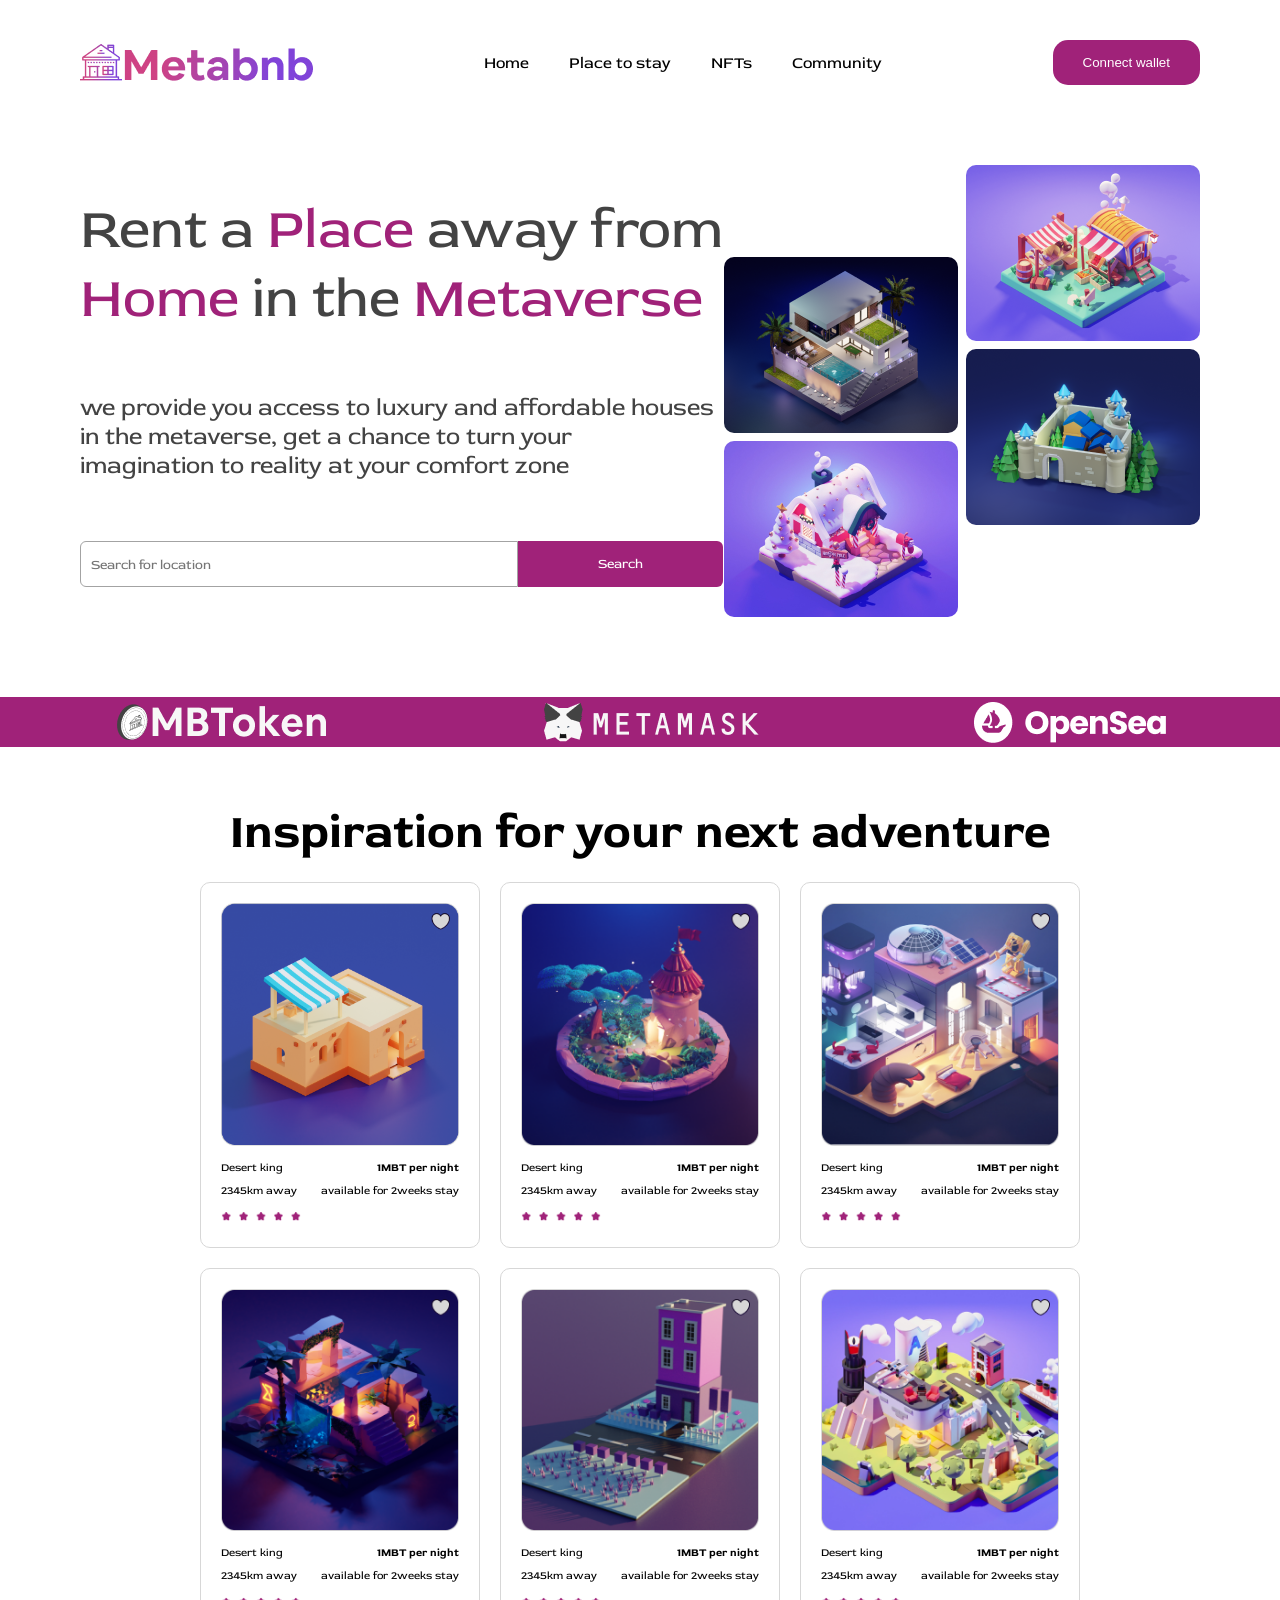
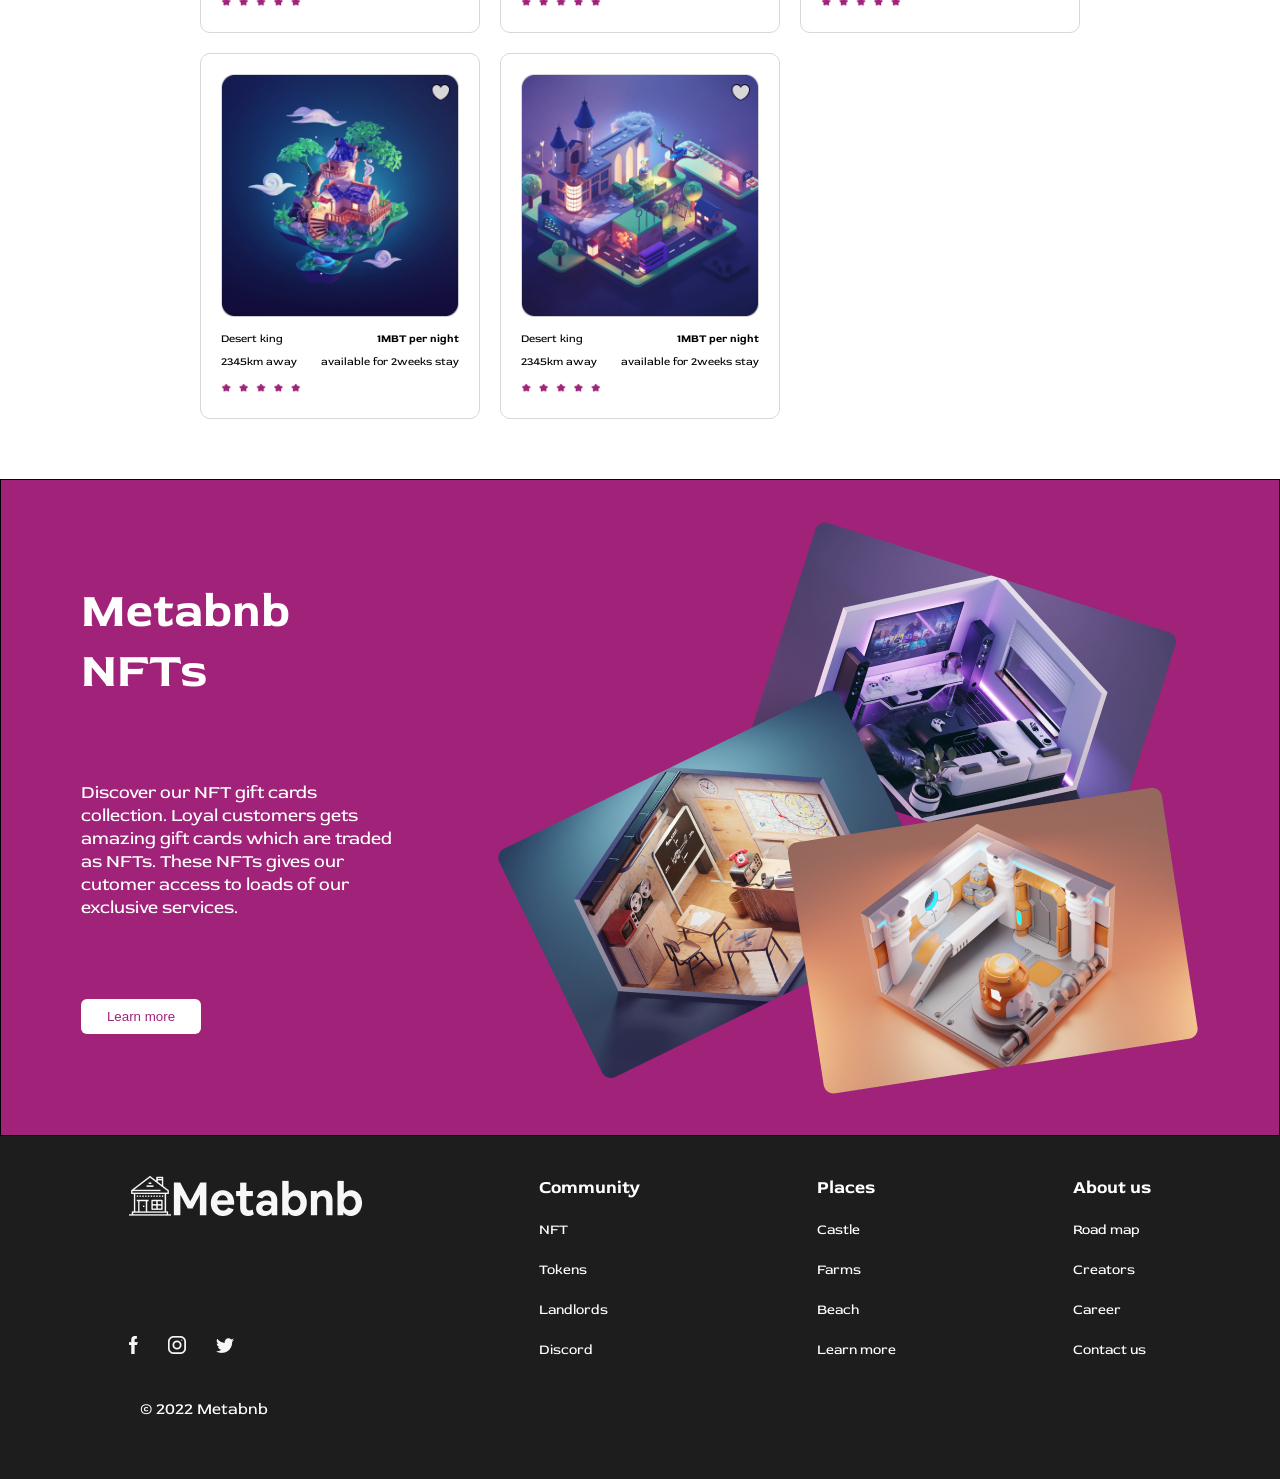
<file: index.html>
<!doctype html>
<html lang="en">
  <head>
    <meta charset="UTF-8" />
    <meta name="viewport" content="width=device-width, initial-scale=1.0" />
    <title>Metabnb</title>
    <link rel="stylesheet" href="style.css" />
    <link rel="preconnect" href="https://fonts.googleapis.com" />
    <link rel="preconnect" href="https://fonts.gstatic.com" crossorigin />
    <link
      href="https://fonts.googleapis.com/css2?family=Red+Rose:wght@300..700&display=swap"
      rel="stylesheet"
    />
  </head>
  <body>
    <main>
      <nav class="padded">
        <img src="assets/logo1.png" alt="" />
        <ul class="nav-links">
          <li><a href="#">Home</a></li>
          <li><a href="places.html">Place to stay</a></li>
          <li><a href="">NFTs</a></li>
          <li><a href="">Community</a></li>
        </ul>
        <button class="nav-button" id="connect-btn">Connect wallet</button>
        <dialog id="modal-dialog">
          <form method="dialog" class="modal-container">
            <label for="wallet"></label>
            <input
              type="text"
              name="wallet"
              id="wallet"
              class="modal-input"
              placeholder="Input your wallet address"
              required
            />
          </form>
          <button type="submit" class="submit-btn">Send!</button>
          <button class="close-modal">X</button>
        </dialog>
        <div class="hamburger"><span></span><span></span><span></span></div>
      </nav>
      <section class="hero-container padded">
        <div class="sec-1">
          <h2>
            Rent a <span class="span-text">Place</span> away from <br />
            <span class="span-text">Home</span> in the
            <span class="span-text">Metaverse</span>
          </h2>
          <p>
            we provide you access to luxury and affordable houses <br />
            in the metaverse, get a chance to turn your <br />
            imagination to reality at your comfort zone
          </p>
          <form action="" class="form-container">
            <div class="input-container">
              <input
                type="text"
                placeholder="Search for location"
                id="location"
                name="location"
                class="search-input"
              />
            </div>
            <button class="search-btn">Search</button>
          </form>
        </div>
        <div class="sec-2">
          <img src="assets/image 1.png" alt="" class="item-1" />
          <img src="assets/image 2.png" alt="" class="item-2" />
          <img src="assets/image 3.png" alt="" class="item-3" />
          <img src="assets/image 4.png" alt="" class="item-4" />
        </div>
      </section>
      <section class="wallet-container">
        <img src="assets/wallet-1.png" alt="" />
        <img src="assets/wallet-2.png" alt="" />
        <img src="assets/wallet-3.png" alt="" />
      </section>
      <section class="card-container padded">
        <h2>Inspiration for your next adventure</h2>
        <div class="image-container">
          <!-- API to render images or manually input images -->
          <div class="image" data-location="restaurant">
            <img src="assets/Frame 151.png" alt="" />
            <div class="image-desc">
              <p>Desert king</p>
              <p><b>1MBT per night</b></p>
            </div>
            <div class="image-desc">
              <p>2345km away</p>
              <p>available for 2weeks stay</p>
            </div>
            <div class="reviews">
              <img src="assets/star.png" alt="" />
            </div>
          </div>
          <div class="image" data-location="cottage">
            <img src="assets/Frame 151 (1).png" alt="" />
            <div class="image-desc">
              <p>Desert king</p>
              <p><b>1MBT per night</b></p>
            </div>
            <div class="image-desc">
              <p>2345km away</p>
              <p>available for 2weeks stay</p>
            </div>
            <div class="reviews">
              <img src="assets/star.png" alt="" />
            </div>
          </div>
          <div class="image" data-location="castle">
            <img src="assets/Frame 151 (2).png" alt="" />
            <div class="image-desc">
              <p>Desert king</p>
              <p><b>1MBT per night</b></p>
            </div>
            <div class="image-desc">
              <p>2345km away</p>
              <p>available for 2weeks stay</p>
            </div>
            <div class="reviews">
              <img src="assets/star.png" alt="" />
            </div>
          </div>
          <div class="image" data-location="fantasy city">
            <img src="assets/Frame 151 (3).png" alt="" />
            <div class="image-desc">
              <p>Desert king</p>
              <p><b>1MBT per night</b></p>
            </div>
            <div class="image-desc">
              <p>2345km away</p>
              <p>available for 2weeks stay</p>
            </div>
            <div class="reviews">
              <img src="assets/star.png" alt="" />
            </div>
          </div>
          <div class="image" data-location="beach">
            <img src="assets/Frame 151 (4).png" alt="" />
            <div class="image-desc">
              <p>Desert king</p>
              <p><b>1MBT per night</b></p>
            </div>
            <div class="image-desc">
              <p>2345km away</p>
              <p>available for 2weeks stay</p>
            </div>
            <div class="reviews">
              <img src="assets/star.png" alt="" />
            </div>
          </div>
          <div class="image" data-location="cabins">
            <img src="assets/Frame 151 (5).png" alt="" />
            <div class="image-desc">
              <p>Desert king</p>
              <p><b>1MBT per night</b></p>
            </div>
            <div class="image-desc">
              <p>2345km away</p>
              <p>available for 2weeks stay</p>
            </div>
            <div class="reviews">
              <img src="assets/star.png" alt="" />
            </div>
          </div>
          <div class="image" data-location="off-grid">
            <img src="assets/Frame 151 (6).png" alt="" />
            <div class="image-desc">
              <p>Desert king</p>
              <p><b>1MBT per night</b></p>
            </div>
            <div class="image-desc">
              <p>2345km away</p>
              <p>available for 2weeks stay</p>
            </div>
            <div class="reviews">
              <img src="assets/star.png" alt="" />
            </div>
          </div>
          <div class="image" data-location="farm">
            <img src="assets/Frame 151 (7).png" alt="" />
            <div class="image-desc">
              <p>Desert king</p>
              <p><b>1MBT per night</b></p>
            </div>
            <div class="image-desc">
              <p>2345km away</p>
              <p>available for 2weeks stay</p>
            </div>
            <div class="reviews">
              <img src="assets/star.png" alt="" />
            </div>
          </div>
        </div>
      </section>
      <section class="learn-more">
        <div class="sec-3">
          <h2>Metabnb NFTs</h2>
          <p>
            Discover our NFT gift cards collection. Loyal customers gets amazing
            gift cards which are traded as NFTs. These NFTs gives our cutomer
            access to loads of our exclusive services.
          </p>
          <button class="learn-more-btn">Learn more</button>
        </div>
        <img src="assets/NFTs.png" alt="" />
      </section>
      <section class="links">
        <div class="links-container">
          <div class="social-links">
            <img src="assets/logo2.png" alt="" />
            <div class="social-media">
              <a href=""><img src="assets/facebook.png" alt="" /></a>
              <a href=""><img src="assets/instagram.png" alt="" /></a>
              <a href=""><img src="assets/twitter.png" alt="" /></a>
            </div>
          </div>
          <div class="link">
            <h4>Community</h4>
            <ul>
              <li>
                <a href="">NFT</a>
              </li>
              <li>
                <a href="">Tokens</a>
              </li>
              <li>
                <a href="">Landlords</a>
              </li>
              <li>
                <a href="">Discord</a>
              </li>
            </ul>
          </div>
          <div class="link">
            <h4>Places</h4>
            <ul>
              <li>
                <a href="">Castle</a>
              </li>
              <li>
                <a href="">Farms</a>
              </li>
              <li>
                <a href="">Beach</a>
              </li>
              <li>
                <a href="">Learn more</a>
              </li>
            </ul>
          </div>
          <div class="link">
            <h4>About us</h4>
            <ul>
              <li>
                <a href="">Road map</a>
              </li>
              <li>
                <a href="">Creators</a>
              </li>
              <li>
                <a href="">Career</a>
              </li>
              <li>
                <a href="">Contact us</a>
              </li>
            </ul>
          </div>
        </div>
        <footer>&copy; 2022 Metabnb</footer>
      </section>
    </main>
    <script src="index.js"></script>
  </body>
</html>
</file>
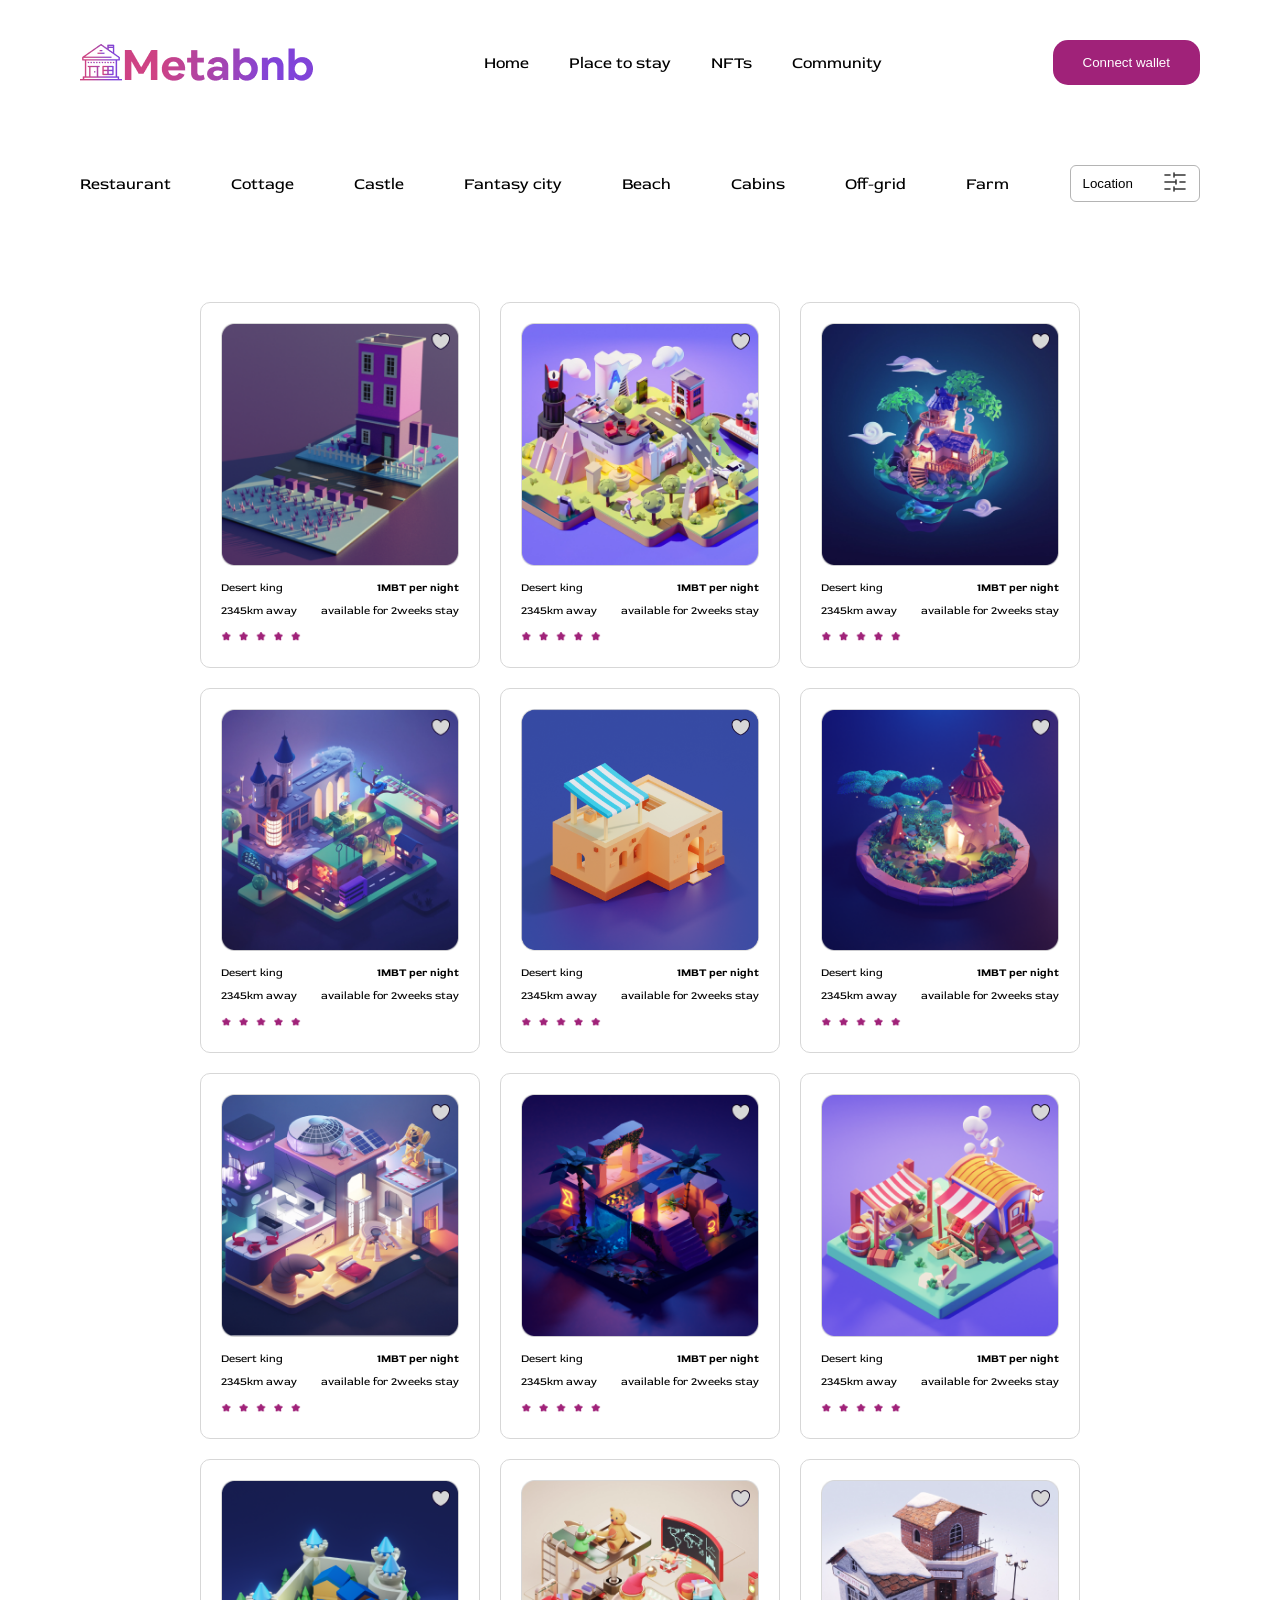
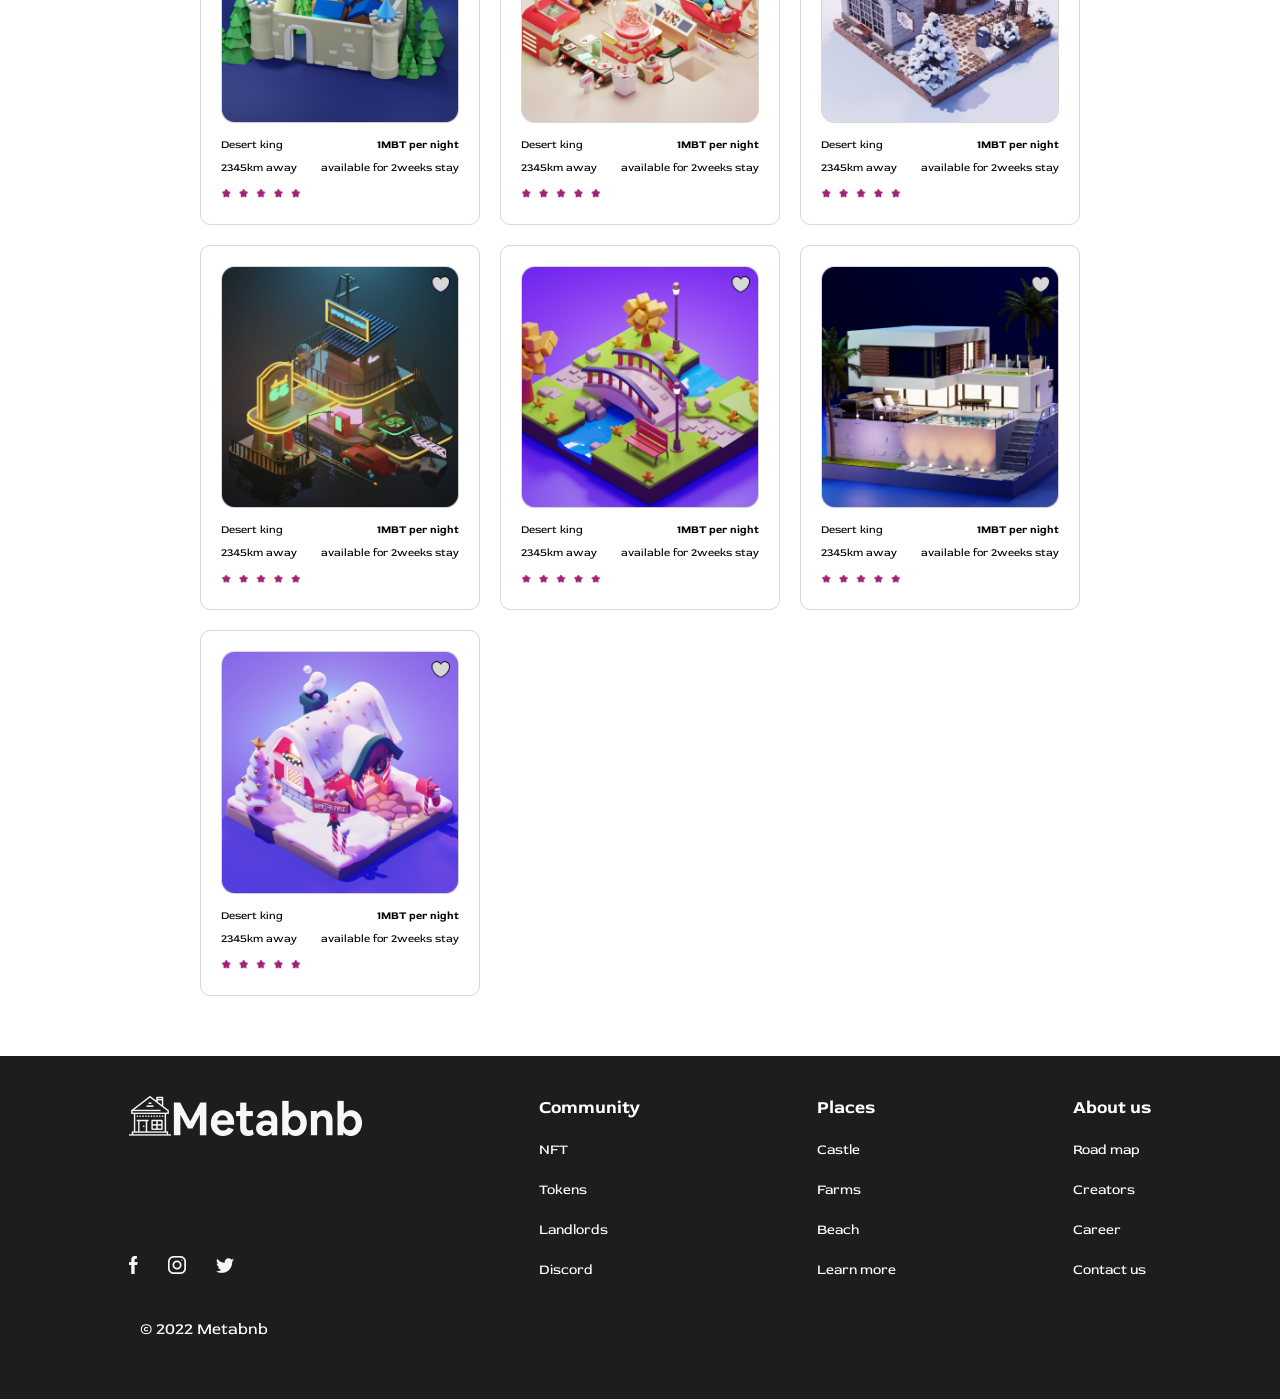
<file: places.html>
<!doctype html>
<html lang="en">
  <head>
    <meta charset="UTF-8" />
    <meta name="viewport" content="width=device-width, initial-scale=1.0" />
    <title>Place to stay</title>
    <link rel="stylesheet" href="style.css" />
    <link rel="preconnect" href="https://fonts.googleapis.com" />
    <link rel="preconnect" href="https://fonts.gstatic.com" crossorigin />
    <link
      href="https://fonts.googleapis.com/css2?family=Red+Rose:wght@300..700&display=swap"
      rel="stylesheet"
    />
  </head>
  <body>
    <main>
      <nav class="padded">
        <img src="assets/logo1.png" alt="" />
        <ul class="nav-links">
          <li><a href="index.html">Home</a></li>
          <li><a href="#">Place to stay</a></li>
          <li><a href="">NFTs</a></li>
          <li><a href="">Community</a></li>
        </ul>
        <button class="nav-button" id="connect-btn">Connect wallet</button>
        <dialog id="modal-dialog">
          <form method="dialog" class="modal-container">
            <label for="wallet"></label>
            <input
              type="text"
              name="wallet"
              id="wallet"
              class="modal-input"
              placeholder="Input your wallet address"
              required
            />
          </form>
          <button type="submit" class="submit-btn">Send!</button>
          <button class="close-modal">X</button>
        </dialog>
        <div class="hamburger"><span></span><span></span><span></span></div>
      </nav>
      <section class="padded">
        <div class="location-filters">
          <p class="location-tag" data-location="restaurant">Restaurant</p>
          <p class="location-tag" data-location="cottage">Cottage</p>
          <p class="location-tag" data-location="castle">Castle</p>
          <p class="location-tag" data-location="fantasy-city">Fantasy city</p>
          <p class="location-tag" data-location="beach">Beach</p>
          <p class="location-tag" data-location="cabins">Cabins</p>
          <p class="location-tag" data-location="off-grid">Off-grid</p>
          <p class="location-tag" data-location="farm">Farm</p>
          <button class="location-btn" id="location-toggle">
            Location <span><img src="assets/setting-5.png" alt="" /></span>
          </button>
        </div>
      </section>
      <section class="image-container padded">
        <div class="card" data-location="beach">
          <img src="assets/Frame 151 (4).png" alt="" />
          <div class="image-desc">
            <p>Desert king</p>
            <p><b>1MBT per night</b></p>
          </div>
          <div class="image-desc">
            <p>2345km away</p>
            <p>available for 2weeks stay</p>
          </div>
          <div class="reviews">
            <img src="assets/star.png" alt="" />
          </div>
        </div>
        <div class="card" data-location="cabins">
          <img src="assets/Frame 151 (5).png" alt="" />
          <div class="image-desc">
            <p>Desert king</p>
            <p><b>1MBT per night</b></p>
          </div>
          <div class="image-desc">
            <p>2345km away</p>
            <p>available for 2weeks stay</p>
          </div>
          <div class="reviews">
            <img src="assets/star.png" alt="" />
          </div>
        </div>
        <div class="card" data-location="off-grid">
          <img src="assets/Frame 151 (6).png" alt="" />
          <div class="image-desc">
            <p>Desert king</p>
            <p><b>1MBT per night</b></p>
          </div>
          <div class="image-desc">
            <p>2345km away</p>
            <p>available for 2weeks stay</p>
          </div>
          <div class="reviews">
            <img src="assets/star.png" alt="" />
          </div>
        </div>
        <div class="card" data-location="farm">
          <img src="assets/Frame 151 (7).png" alt="" />
          <div class="image-desc">
            <p>Desert king</p>
            <p><b>1MBT per night</b></p>
          </div>
          <div class="image-desc">
            <p>2345km away</p>
            <p>available for 2weeks stay</p>
          </div>
          <div class="reviews">
            <img src="assets/star.png" alt="" />
          </div>
        </div>
        <div class="card" data-location="restaurant">
          <img src="assets/Frame 151.png" alt="" />
          <div class="image-desc">
            <p>Desert king</p>
            <p><b>1MBT per night</b></p>
          </div>
          <div class="image-desc">
            <p>2345km away</p>
            <p>available for 2weeks stay</p>
          </div>
          <div class="reviews">
            <img src="assets/star.png" alt="" />
          </div>
        </div>
        <div class="card" data-location="cottage">
          <img src="assets/Frame 151 (1).png" alt="" />
          <div class="image-desc">
            <p>Desert king</p>
            <p><b>1MBT per night</b></p>
          </div>
          <div class="image-desc">
            <p>2345km away</p>
            <p>available for 2weeks stay</p>
          </div>
          <div class="reviews">
            <img src="assets/star.png" alt="" />
          </div>
        </div>
        <div class="card" data-location="castle">
          <img src="assets/Frame 151 (2).png" alt="" />
          <div class="image-desc">
            <p>Desert king</p>
            <p><b>1MBT per night</b></p>
          </div>
          <div class="image-desc">
            <p>2345km away</p>
            <p>available for 2weeks stay</p>
          </div>
          <div class="reviews">
            <img src="assets/star.png" alt="" />
          </div>
        </div>
        <div class="card" data-location="fantasy-city">
          <img src="assets/Frame 151 (3).png" alt="" />
          <div class="image-desc">
            <p>Desert king</p>
            <p><b>1MBT per night</b></p>
          </div>
          <div class="image-desc">
            <p>2345km away</p>
            <p>available for 2weeks stay</p>
          </div>
          <div class="reviews">
            <img src="assets/star.png" alt="" />
          </div>
        </div>
        <div class="card" data-location="beach">
          <img src="assets/Frame 151 (15).png" alt="" />
          <div class="image-desc">
            <p>Desert king</p>
            <p><b>1MBT per night</b></p>
          </div>
          <div class="image-desc">
            <p>2345km away</p>
            <p>available for 2weeks stay</p>
          </div>
          <div class="reviews">
            <img src="assets/star.png" alt="" />
          </div>
        </div>
        <div class="card" data-location="cabins">
          <img src="assets/Frame 151 (13).png" alt="" />
          <div class="image-desc">
            <p>Desert king</p>
            <p><b>1MBT per night</b></p>
          </div>
          <div class="image-desc">
            <p>2345km away</p>
            <p>available for 2weeks stay</p>
          </div>
          <div class="reviews">
            <img src="assets/star.png" alt="" />
          </div>
        </div>
        <div class="card" data-location="off-grid">
          <img src="assets/Frame 151 (8).png" alt="" />
          <div class="image-desc">
            <p>Desert king</p>
            <p><b>1MBT per night</b></p>
          </div>
          <div class="image-desc">
            <p>2345km away</p>
            <p>available for 2weeks stay</p>
          </div>
          <div class="reviews">
            <img src="assets/star.png" alt="" />
          </div>
        </div>
        <div class="card" data-location="farm">
          <img src="assets/Frame 151 (9).png" alt="" />
          <div class="image-desc">
            <p>Desert king</p>
            <p><b>1MBT per night</b></p>
          </div>
          <div class="image-desc">
            <p>2345km away</p>
            <p>available for 2weeks stay</p>
          </div>
          <div class="reviews">
            <img src="assets/star.png" alt="" />
          </div>
        </div>
        <div class="card" data-location="restaurant">
          <img src="assets/Frame 151 (10).png" alt="" />
          <div class="image-desc">
            <p>Desert king</p>
            <p><b>1MBT per night</b></p>
          </div>
          <div class="image-desc">
            <p>2345km away</p>
            <p>available for 2weeks stay</p>
          </div>
          <div class="reviews">
            <img src="assets/star.png" alt="" />
          </div>
        </div>
        <div class="card" data-location="castle">
          <img src="assets/Frame 151 (11).png" alt="" />
          <div class="image-desc">
            <p>Desert king</p>
            <p><b>1MBT per night</b></p>
          </div>
          <div class="image-desc">
            <p>2345km away</p>
            <p>available for 2weeks stay</p>
          </div>
          <div class="reviews">
            <img src="assets/star.png" alt="" />
          </div>
        </div>
        <div class="card" data-location="cottage">
          <img src="assets/Frame 151 (12).png" alt="" />
          <div class="image-desc">
            <p>Desert king</p>
            <p><b>1MBT per night</b></p>
          </div>
          <div class="image-desc">
            <p>2345km away</p>
            <p>available for 2weeks stay</p>
          </div>
          <div class="reviews">
            <img src="assets/star.png" alt="" />
          </div>
        </div>
        <div class="card" data-location="fantasy-city">
          <img src="assets/Frame 151 (14).png" alt="" />
          <div class="image-desc">
            <p>Desert king</p>
            <p><b>1MBT per night</b></p>
          </div>
          <div class="image-desc">
            <p>2345km away</p>
            <p>available for 2weeks stay</p>
          </div>
          <div class="reviews">
            <img src="assets/star.png" alt="" />
          </div>
        </div>
      </section>
      <section class="links">
        <div class="links-container">
          <div class="social-links">
            <img src="assets/logo2.png" alt="" />
            <div class="social-media">
              <a href=""><img src="assets/facebook.png" alt="" /></a>
              <a href=""><img src="assets/instagram.png" alt="" /></a>
              <a href=""><img src="assets/twitter.png" alt="" /></a>
            </div>
          </div>
          <div class="link">
            <h4>Community</h4>
            <ul>
              <li>
                <a href="">NFT</a>
              </li>
              <li>
                <a href="">Tokens</a>
              </li>
              <li>
                <a href="">Landlords</a>
              </li>
              <li>
                <a href="">Discord</a>
              </li>
            </ul>
          </div>
          <div class="link">
            <h4>Places</h4>
            <ul>
              <li>
                <a href="">Castle</a>
              </li>
              <li>
                <a href="">Farms</a>
              </li>
              <li>
                <a href="">Beach</a>
              </li>
              <li>
                <a href="">Learn more</a>
              </li>
            </ul>
          </div>
          <div class="link">
            <h4>About us</h4>
            <ul>
              <li>
                <a href="">Road map</a>
              </li>
              <li>
                <a href="">Creators</a>
              </li>
              <li>
                <a href="">Career</a>
              </li>
              <li>
                <a href="">Contact us</a>
              </li>
            </ul>
          </div>
        </div>
        <footer>&copy; 2022 Metabnb</footer>
      </section>
    </main>
    <script src="index.js"></script>
  </body>
</html>
</file>
<file: style.css>
* {
  box-sizing: border-box;
  margin: 0;
  border: 0;
  padding: 0;
}

body {
  font-family: "Red Rose", serif;
}

.padded {
  padding: 40px 80px;
}

nav {
  display: flex;
  justify-content: space-between;
  align-items: center;
}

.nav-links {
  list-style: none;
  display: flex;
  gap: 40px;
}

.nav-links a {
  text-decoration: none;
  color: inherit;
}

.nav-links a:hover {
  text-decoration: underline;
}

.nav-button {
  padding: 15px 30px;
  border-radius: 15px;
  background: linear-gradient(90deg, #a02279 11.45%, #a02279 11.45%);
  color: white;
  cursor: pointer;
}

dialog {
  margin: auto;
  border: none;
  border-radius: 12px;
  padding: 24px;
  width: 90%;
  max-width: 400px;
}

dialog::backdrop {
  background: rgba(0, 0, 0, 0.5);
}

#modal-dialog {
  position: relative;
}

.modal-container {
  margin: 10px 0;
}

.close-modal {
  position: absolute;
  top: 10px;
  right: 15px;
  background-color: inherit;
  font-family: inherit;
  color: #a02279;
  cursor: pointer;
}

.modal-input,
.search-input {
  outline: none;
  width: 100%;
  cursor: pointer;
}

.submit-btn {
  width: 100%;
  background-color: #a02279;
  color: white;
  padding: 10px 0;
  border-radius: 6px;
  cursor: pointer;
}

.hamburger {
  display: none;
  flex-direction: column;
  gap: 5px;
  cursor: pointer;
}

.hamburger span {
  width: 25px;
  height: 3px;
  background-color: #333;
}

.location-filters {
  display: flex;
  justify-content: space-between;
  align-items: center;
  align-items: center;
  gap: 12px;
  flex-wrap: wrap;
}

.location-tag {
  cursor: pointer;
}

.location-tag.active {
  color: #a02279;
}

.location-btn {
  border: 1px solid rgba(180, 180, 180, 1);
  display: flex;
  justify-content: center;
  align-items: center;
  gap: 30px;
  padding: 4px 12px;
  background-color: inherit;
  border-radius: 6px;
  cursor: pointer;
}

.location-btn.active {
  color: #a02279;
  border-color: #a02279;
}

.hero-container {
  display: flex;
  margin-bottom: 40px;
  justify-content: space-between;
}

.sec-1 {
  display: flex;
  flex-direction: column;
  justify-content: space-around;
  color: rgba(67, 67, 67, 1);
}

.sec-1 h2 {
  font-size: 56px;
  font-weight: 400;
}

.sec-1 p {
  font-size: 24px;
  font-weight: 400;
}

.span-text {
  color: #a02279;
}

.sec-2 {
  display: grid;
  grid-template-columns: 1fr 1fr;
  grid-template-rows: 1fr 1fr 1fr 1fr 1fr;
  gap: 8px;
}

.sec-2 img {
  border-radius: 10px;
}

.item-1 {
  grid-column: 1 / 2;
  grid-row: 2 / 4;
}

.item-2 {
  grid-column: 2 / 3;
  grid-row: 1 / 3;
}

.item-3 {
  grid-column: 1 / 2;
  grid-row: 4 / 6;
}

.item-4 {
  grid-column: 2 / 3;
  grid-row: 3 / 5;
}

.form-container {
  display: flex;
  justify-content: space-between;
}

.input-container,
.modal-container {
  width: 100%;
  border: 1px solid rgba(163, 163, 163, 1);
  border-top-left-radius: 6px;
  border-bottom-left-radius: 6px;
  padding: 12px 10px;
  cursor: pointer;
}

.search-input::placeholder,
.modal-input::placeholder {
  font-family: "Red Rose", serif;
}

.search-btn {
  background-color: #a02279;
  padding: 12px 80px;
  border-top-right-radius: 6px;
  border-bottom-right-radius: 6px;
  background: linear-gradient(90deg, #a02279 11.45%, #a02279 11.45%);
  color: white;
  font-family: "Red Rose", serif;
  cursor: pointer;
}

.wallet-container {
  background: linear-gradient(90deg, #a02279 11.45%, #a02279 11.45%);
  display: flex;
  justify-content: space-around;
  align-items: center;
}

.card-container h2 {
  text-align: center;
  font-size: 48px;
  margin: 15px 0;
}

.image-container {
  display: grid;
  grid-template-columns: repeat(auto-fit, minmax(250px, 280px));
  grid-template-rows: auto;
  gap: 20px;
  margin: 20px 0;
  justify-content: center;
  place-items: center;
}

.image,
.card {
  border: 1px solid rgba(215, 215, 215, 1);
  border-radius: 10px;
  padding: 20px;
}

.image img,
.card img {
  width: 100%;
}

.image-desc {
  display: flex;
  justify-content: space-between;
  align-items: center;
  margin: 10px 0;
  font-size: 11px;
  width: 100%;
}

.reviews img {
  width: 80px;
}

.learn-more {
  display: flex;
  padding: 40px 80px;
  justify-content: space-between;
  gap: 90px;
  background: linear-gradient(90deg, #a02279 11.45%, #a02279 11.45%);
  border: 1px solid rgba(0, 0, 0, 1);
  color: white;
}

.sec-3 {
  display: flex;
  flex-direction: column;
  justify-content: center;
  gap: 80px;
}

.sec-3 h2 {
  font-size: 48px;
  font-weight: 700;
}

.sec-3 p {
  font-size: 18px;
  font-weight: 400;
}

.learn-more-btn {
  background: linear-gradient(124.4deg, #ffffff 10.8%, #ffffff 87.34%);
  width: 120px;
  padding: 10px 12px;
  border-radius: 6px;
  color: #a02279;
  cursor: pointer;
}

.links {
  background: rgba(29, 29, 30, 1);
  color: white;
  padding: 40px;
}

.links-container {
  display: flex;
  justify-content: space-around;
}

.social-links {
  display: flex;
  flex-direction: column;
  justify-content: space-between;
}

.social-media {
  display: flex;
  gap: 30px;
}

.link {
  display: flex;
  flex-direction: column;
  gap: 20px;
}

.link h4 {
  font-size: 18px;
  font-weight: 700;
}

.link ul {
  list-style: none;
  display: flex;
  flex-direction: column;
  gap: 20px;
}

.link > ul > li > a {
  text-decoration: none;
  color: inherit;
  font-weight: 400;
  font-size: 14px;
}

.link > ul > li > a:hover {
  text-decoration: underline;
}

footer {
  padding: 40px 100px 20px;
}

@media (max-width: 768px) {
  .padded {
    padding: 20px;
  }

  nav {
    flex-direction: row;
    justify-content: space-between;
  }

  .hamburger {
    display: flex;
  }

  .nav-links {
    position: absolute;
    top: 80px;
    left: 0;
    width: 100%;
    background-color: white;
    flex-direction: column;
    align-items: center;
    gap: 20px;
    padding: 20px 0;
    display: none;
  }

  .nav-links.active {
    display: flex;
  }

  .nav-button {
    display: none;
  }

  .location-filters {
    justify-content: flex-start;
    margin-top: 10px;
  }

  .location-tag {
    font-size: 16px;
  }

  .location-btn {
    margin-left: auto;
    padding: 6px 10px;
    gap: 10px;
  }

  .location-btn img {
    width: 16px;
    height: 16px;
  }

  .hero-container {
    flex-direction: column;
    gap: 40px;
    margin-bottom: 20px;
  }

  .sec-1 {
    gap: 20px;
  }

  .sec-1 h2 {
    font-size: 30px;
    line-height: 1.3;
  }

  .sec-1 p {
    font-size: 13px;
  }

  .form-container {
    flex-direction: column;
    gap: 10px;
  }

  .search-btn {
    width: 100%;
    border-radius: 6px;
    padding: 12px;
  }

  .input-container {
    border-radius: 6px;
  }

  .sec-2 {
    grid-template-columns: 1fr 1fr;
    grid-template-rows: auto;
  }

  .item-1,
  .item-2,
  .item-3,
  .item-4 {
    grid-column: auto;
    grid-row: auto;
  }

  .sec-2 img {
    width: 100%;
  }

  .wallet-container {
    gap: 20px;
    padding: 10px;
  }

  .wallet-container img {
    width: 100px;
  }

  .learn-more {
    flex-direction: column;
    padding: 40px;
    gap: 40px;
    text-align: center;
    background-image: url("./assets/NFTs.png");
    background-color: rgba(160, 34, 121);
    background-repeat: no-repeat;
    background-size: 100% 100%;
    /* color: black; */
  }

  .learn-more img {
    display: none;
  }

  .sec-3 {
    gap: 30px;
    align-items: center;
  }

  .links-container {
    display: grid;
    grid-template-columns: 1fr 1fr;
    grid-template-rows: auto;
    gap: 80px;
    margin-bottom: 20px;
  }

  .social-links {
    width: 120px;
  }

  .link h4 {
    font-size: 20px;
  }

  .link ul li {
    font-size: 15px;
  }

  footer {
    padding: 20px;
    text-align: center;
    font-size: 12px;
  }
}
</file>
